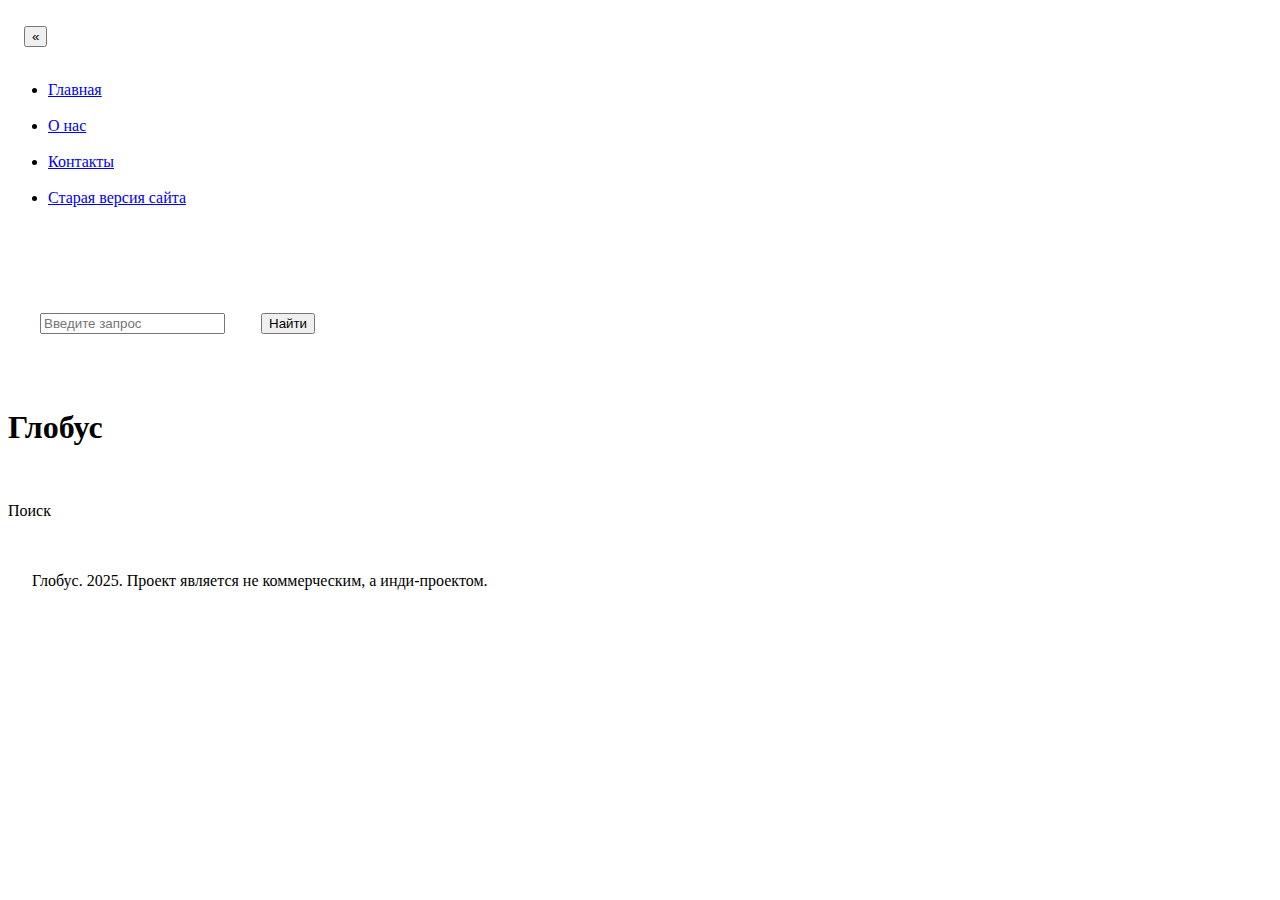
<file: index.html>
<!DOCTYPE html>
<html lang="ru">
<head>
  <meta charset="UTF-8" />
  <meta name="viewport" content="width=device-width, initial-scale=1.0">
  <title>Глобус</title>
    <link rel="icon" href="favicon.png.png" type="image/png">
  <style>
    /* --- ГЛОБАЛЬНЫЕ СТИЛИ И БЕЛЫЙ ТЕКСТ --- */
    body {
      margin: 0;
      font-family: 'Open Sans', Arial, sans-serif;
      background-color: #20B2AA;
      color: white; /* **Текст по умолчанию белый** */
      display: flex;
      min-height: 100vh;
      transition: margin-left 0.3s ease; /* Добавляем плавность для body */
    }

    /* Контейнер для управления расположением меню и основного контента */
    .container {
        display: flex;
        flex-grow: 1;
        flex-direction: column;
    }

    /* --- СТИЛИ МЕНЮ (САЙДБАР) --- */
    nav.sidebar {
      width: 200px;
      background-color: #00796b;
      padding-top: 20px;
      color: white;
      box-shadow: 2px 0 5px rgba(0,0,0,0.3);
      position: fixed;
      height: 100%;
      z-index: 100; /* Чтобы меню было поверх всего */
      transition: all 0.3s ease; /* Плавное сворачивание */
      transform: translateX(0); /* Изначально видно */
    }

    /* Стиль для СВЕРНУТОГО меню */
    nav.sidebar.collapsed {
      width: 60px; /* Уменьшенная ширина для свернутого состояния */
      transform: translateX(0);
    }

    nav.sidebar ul {
      list-style-type: none;
      padding: 0;
      margin: 0;
    }

    nav.sidebar ul li a {
      color: white;
      padding: 10px 15px;
      display: block;
      text-decoration: none;
      transition: background-color 0.3s ease;
      white-space: nowrap; /* Предотвращает перенос текста */
      overflow: hidden;
    }

    nav.sidebar.collapsed ul li a {
      padding: 10px 10px; /* Уменьшаем отступ для свернутого меню */
      text-align: center;
    }

    nav.sidebar ul li a:hover {
      background-color: #20B2AA;
    }

    /* Кнопка переключения меню */
    #menu-toggle {
      position: absolute;
      top: 15px;
      right: -25px; /* Выносим кнопку за пределы сайдбара */
      background-color: #00796b;
      color: white;
      border: none;
      padding: 8px 10px;
      cursor: pointer;
      border-radius: 0 5px 5px 0;
      transition: background-color 0.3s ease;
      z-index: 101;
    }

    #menu-toggle:hover {
      background-color: #20B2AA;
    }

    /* --- ОСНОВНОЙ КОНТЕНТ И ХЕДЕР --- */
    header {
      display: flex;
      justify-content: flex-end;
      align-items: center;
      padding: 15px 30px;
      background-color: #20B2AA;
      box-shadow: 0 2px 5px rgba(0,0,0,0.1);
      margin-left: 200px; /* Изначальный сдвиг */
      transition: margin-left 0.3s ease; /* Плавный сдвиг при сворачивании */
    }

    /* Сдвиг хедера при СВЕРНУТОМ меню */
    header.shifted {
      margin-left: 60px;
    }

    #search-container {
      display: flex;
      gap: 10px;
      width: 350px;
    }

    #search-input {
      flex-grow: 1;
      padding: 8px 12px;
      font-size: 16px;
      border: none;
      border-radius: 4px;
      color: black; /* Цвет текста в поле ввода */
    }

    #search-button {
      background-color: #00796b;
      border: none;
      color: white; /* **Текст кнопки белый** */
      padding: 8px 15px;
      font-size: 16px;
      border-radius: 4px;
      cursor: pointer;
      transition: background-color 0.3s ease;
    }

    #search-button:hover {
      background-color: #004d40;
    }

    main {
      max-width: 700px;
      margin: 60px auto 0 auto;
      text-align: center;
      margin-left: 260px; /* Изначальный отступ */
      transition: margin-left 0.3s ease; /* Плавный сдвиг */
    }

    /* Сдвиг main при СВЕРНУТОМ меню */
    main.shifted {
      margin-left: 100px; /* 60px (меню) + 40px (отступ) */
    }

    h1 {
      font-weight: 300;
      font-size: 80px;
      margin-bottom: 10px;
      color: #00796b;
    }

    p {
      font-size: 18px;
      color: white; /* **Текст параграфа белый** */
    }

    footer {
      margin-top: auto;
      text-align: center;
      color: white; /* **Текст футера белый** */
      padding: 20px 0;
      margin-left: 200px;
      width: calc(100% - 200px);
      transition: all 0.3s ease; /* Плавный сдвиг и изменение ширины */
    }

    /* Изменение футера при СВЕРНУТОМ меню */
    footer.shifted {
      margin-left: 60px;
      width: calc(100% - 60px);
    }
  </style>
</head>
<body>

    <nav class="sidebar" id="sidebar">
    <button id="menu-toggle">«</button>     <ul>
      <li><a href="https://vadimpapin188.github.io/globus/">Главная</a></li>
      <li><a href="#">О нас</a></li>
      <li><a href="#">Контакты</a></li>
      <li><a href="https://sites.google.com/view/globushomett/">Старая версия сайта</a></li>
    </ul>
  </nav>

    <div class="container">
    <header id="header">
      <div id="search-container">
        <input id="search-input" type="text" placeholder="Введите запрос" />
        <button id="search-button">Найти</button>
      </div>
    </header>

    <main id="main">
      <h1>Глобус</h1>
      <p>Поиск</p>
    </main>

    <footer id="footer">
      Глобус. 2025. Проект является не коммерческим, а инди-проектом.
    </footer>
  </div>   <script>
    const input = document.getElementById('search-input');
    const button = document.getElementById('search-button');
    const sidebar = document.getElementById('sidebar');
    const toggleButton = document.getElementById('menu-toggle');
    const header = document.getElementById('header');
    const main = document.getElementById('main');
    const footer = document.getElementById('footer');

    // --- ФУНКЦИИ ПОИСКА ---
    function search() {
      const query = input.value.trim();
      if (!query) return alert('Введите запрос для поиска');
      const url = 'https://sites.google.com/view/globushomett/' + encodeURIComponent(query);
      window.location.href = url;
    }

    button.addEventListener('click', search);

    input.addEventListener('keydown', (e) => {
      if (e.key === 'Enter') {
        search();
      }
    });

    // --- ФУНКЦИЯ СВОРАЧИВАНИЯ МЕНЮ ---
    toggleButton.addEventListener('click', () => {
      const isCollapsed = sidebar.classList.toggle('collapsed');
      header.classList.toggle('shifted', isCollapsed);
      main.classList.toggle('shifted', isCollapsed);
      footer.classList.toggle('shifted', isCollapsed);
      
      // Изменение текста кнопки: « (свернуть) или » (развернуть)
      toggleButton.textContent = isCollapsed ? '»' : '«';
    });
  </script>

</body>
</html>
</file>
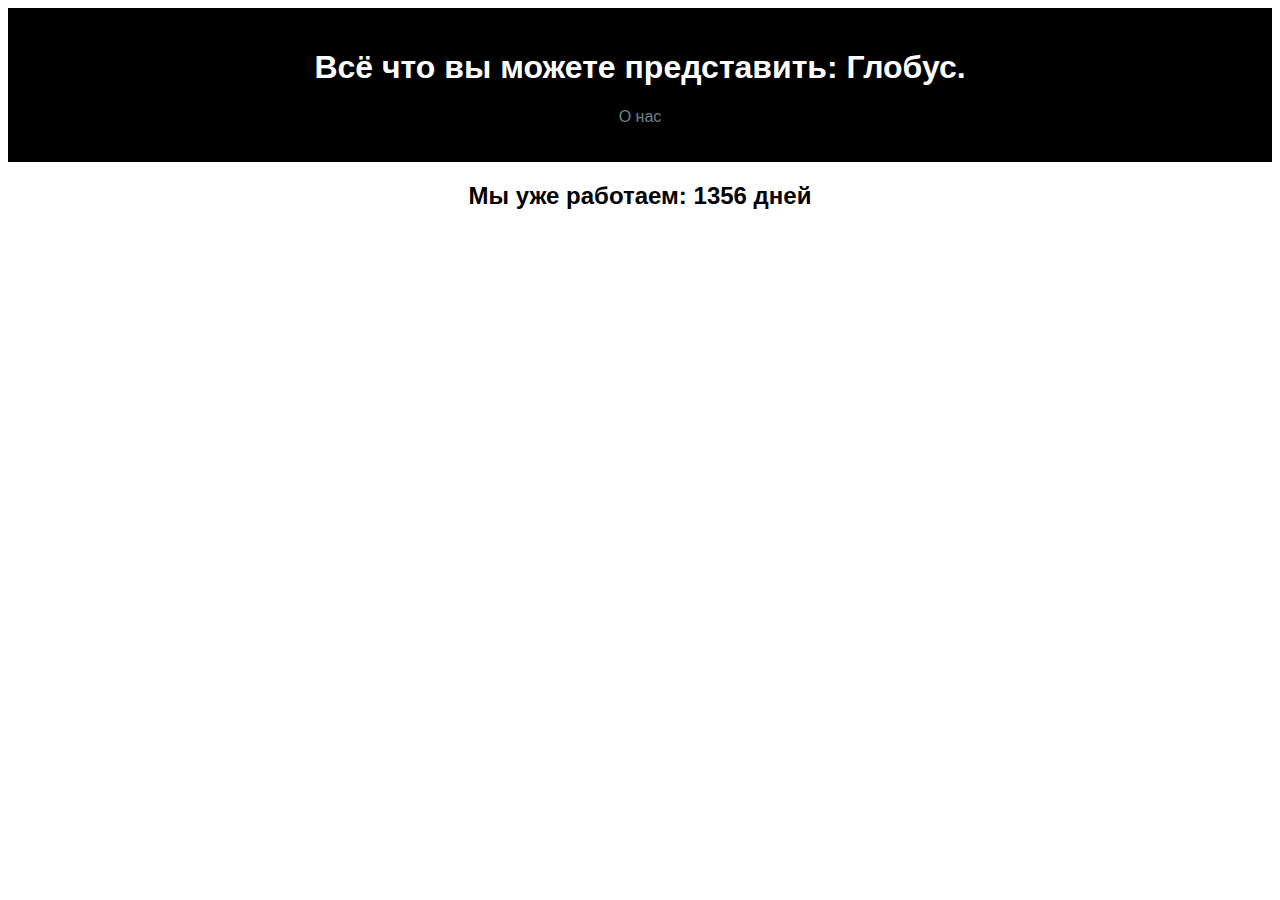
<file: about/index.html>
<!DOCTYPE html>
<html lang="ru">
  <head>
    <meta charset="UTF-8">
    <title>Глобус - О нас</title>
    <style>
      header {
        text-align: center; /* Исправлена опечатка в aligin */
        font-family: Arial, sans-serif;
        color: white;
        background-color: black;
        padding: 20px;
      }
      .ph {
        color: #708090;
      }
      .dateofjob {
        text-align: center;
        font-family: Arial, sans-serif;
        margin-top: 20px;
      }
    </style>
  </head>
  <body>
    <header>
      <h1>Всё что вы можете представить: Глобус.</h1>
      <p class="ph">О нас</p>
    </header>

    <div class="dateofjob">
      <h2>Мы уже работаем: <span id="counter">0</span> дней</h2>
    </div>

    <script>
      function updateCounter() {
        const startDate = new Date('2022-11-08'); // Дата начала работы
        const today = new Date(); // Текущая дата
        
        // Разница в миллисекундах
        const diffInMs = today - startDate;
        
        // Перевод миллисекунд в дни (1000мс * 60с * 60м * 24ч)
        const diffInDays = Math.floor(diffInMs / (1000 * 60 * 60 * 24));
        
        // Вывод результата в элемент с id="counter"
        document.getElementById('counter').innerText = diffInDays;
      }

      // Запуск функции при загрузке страницы
      updateCounter();
    </script>
  </body>
</html>
</file>
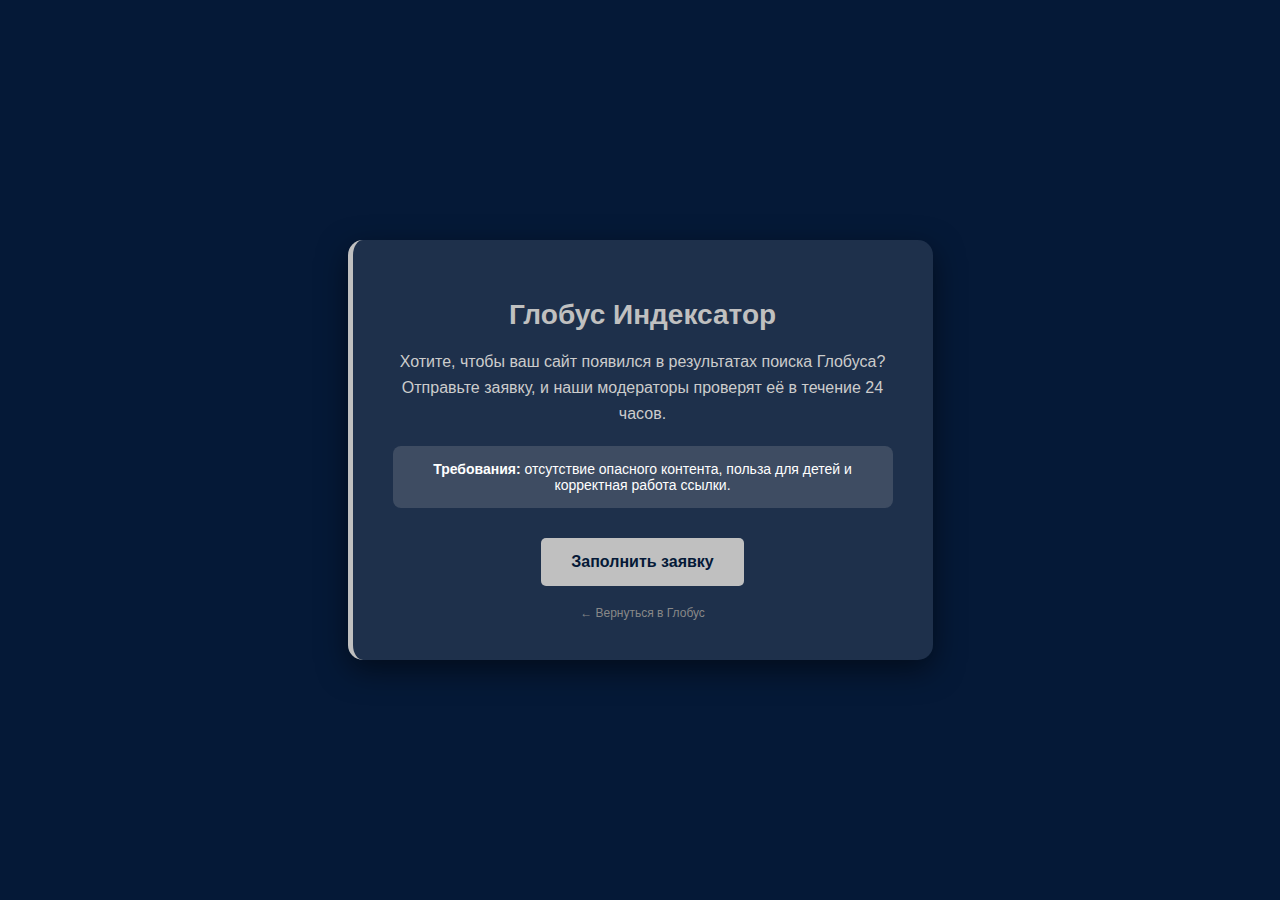
<file: addtoglobus/index.html>
<!DOCTYPE html>
<html lang="ru">
<head>
  <meta charset="UTF-8">
  <meta name="viewport" content="width=device-width, initial-scale=1.0">
  <title>Глобус Индексатор | Добавьте свой ресурс</title>
  <style>
    :root {
      --primary-color: #C0C0C0; 
      --background-color: #051937; 
      --card-bg: rgba(255, 255, 255, 0.1);
    }
    body { 
      margin: 0; 
      font-family: Arial, sans-serif; 
      background-color: var(--background-color); 
      color: white; 
      display: flex; 
      justify-content: center; 
      align-items: center; 
      min-height: 100vh; 
    }
    .indexer-card { 
      background: var(--card-bg); 
      padding: 40px; 
      border-radius: 15px; 
      border-left: 5px solid var(--primary-color);
      max-width: 500px;
      text-align: center;
      box-shadow: 0 10px 30px rgba(0,0,0,0.5);
    }
    h1 { color: var(--primary-color); font-size: 28px; }
    p { line-height: 1.6; color: #ccc; }
    
    .status-box {
      background: rgba(192, 192, 192, 0.2);
      padding: 15px;
      border-radius: 8px;
      margin: 20px 0;
      font-size: 14px;
    }

    .btn-submit {
      display: inline-block;
      background-color: var(--primary-color);
      color: var(--background-color);
      padding: 15px 30px;
      text-decoration: none;
      border-radius: 5px;
      font-weight: bold;
      transition: 0.3s;
      margin-top: 10px;
    }
    .btn-submit:hover {
      transform: scale(1.05);
      background-color: white;
    }
    .back-link {
      display: block;
      margin-top: 20px;
      color: #888;
      text-decoration: none;
      font-size: 12px;
    }
  </style>
</head>
<body>

  <div class="indexer-card">
    <h1>Глобус Индексатор</h1>
    <p>Хотите, чтобы ваш сайт появился в результатах поиска Глобуса? Отправьте заявку, и наши модераторы проверят её в течение 24 часов.</p>
    
    <div class="status-box">
      <strong>Требования:</strong> отсутствие опасного контента, польза для детей и корректная работа ссылки.
    </div>

    <a href="https://docs.google.com/forms/d/твой-код-формы" target="_blank" class="btn-submit">Заполнить заявку</a>

    <a href="https://globus-search.online" class="back-link">← Вернуться в Глобус</a>
  </div>

</body>
</html>
</file>
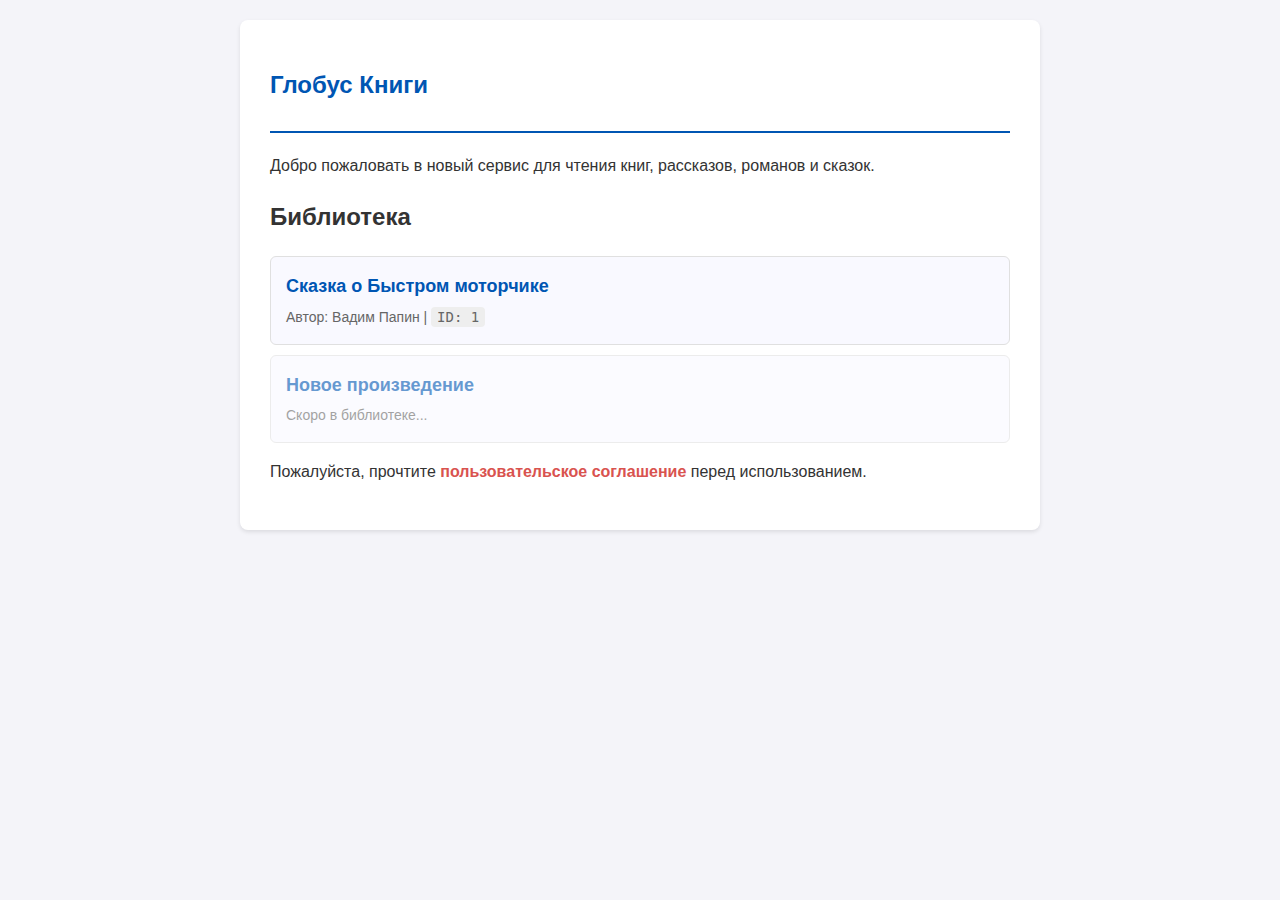
<file: books/index.html>
<!DOCTYPE html>
<html lang="ru">
<head>
    <meta charset="UTF-8">
    <meta name="viewport" content="width=device-width, initial-scale=1.0">
    <title>Глобус Книги — чтение онлайн</title>
    <style>
        body {
            font-family: 'Segoe UI', Tahoma, Geneva, Verdana, sans-serif;
            line-height: 1.6;
            max-width: 800px;
            margin: 0 auto;
            padding: 20px;
            color: #333;
            background-color: #f4f4f9;
        }
        header {
            border-bottom: 2px solid #0056b3;
            margin-bottom: 20px;
            padding-bottom: 10px;
        }
        h1 {
            color: #0056b3;
            font-size: 24px;
        }
        .container {
            background: #fff;
            padding: 30px;
            border-radius: 8px;
            box-shadow: 0 2px 4px rgba(0,0,0,0.1);
        }
        /* Стили для списка книг */
        .book-list {
            list-style: none;
            padding: 0;
        }
        .book-item {
            background: #f9f9ff;
            border: 1px solid #e0e0e0;
            border-radius: 6px;
            margin-bottom: 10px;
            padding: 15px;
            transition: 0.3s;
        }
        .book-item:hover {
            border-color: #0056b3;
            box-shadow: 0 2px 8px rgba(0,86,179,0.1);
        }
        .book-title {
            font-size: 18px;
            font-weight: bold;
            color: #0056b3;
            text-decoration: none;
        }
        .book-title:hover {
            text-decoration: underline;
        }
        .book-meta {
            font-size: 14px;
            color: #666;
            margin-top: 5px;
        }
        .id-label {
            background: #eee;
            padding: 2px 6px;
            border-radius: 4px;
            font-family: monospace;
        }
        .agreement-link {
            color: #d9534f;
            text-decoration: none;
            font-weight: bold;
        }
        .agreement-link:hover {
            text-decoration: underline;
        }
    </style>
</head>
<body>

<div class="container">
    <header>
        <h1>Глобус Книги</h1>
    </header>
    
    <main>
        <p>Добро пожаловать в новый сервис для чтения книг, рассказов, романов и сказок.</p>
        
        <section>
            <h2>Библиотека</h2>
            <ul class="book-list">
                <li class="book-item">
                    <a href="1.html" class="book-title">Сказка о Быстром моторчике</a>
                    <div class="book-meta">
                        Автор: Вадим Папин | <span class="id-label">ID: 1</span>
                    </div>
                </li>
                
                <li class="book-item" style="opacity: 0.6;">
                    <span class="book-title">Новое произведение</span>
                    <div class="book-meta">Скоро в библиотеке...</div>
                </li>
            </ul>
        </section>
    </main>

    <footer>
        <p>Пожалуйста, прочтите <a href="#" class="agreement-link">пользовательское соглашение</a> перед использованием.</p>
    </footer>
</div>

</body>
</html>
</file>
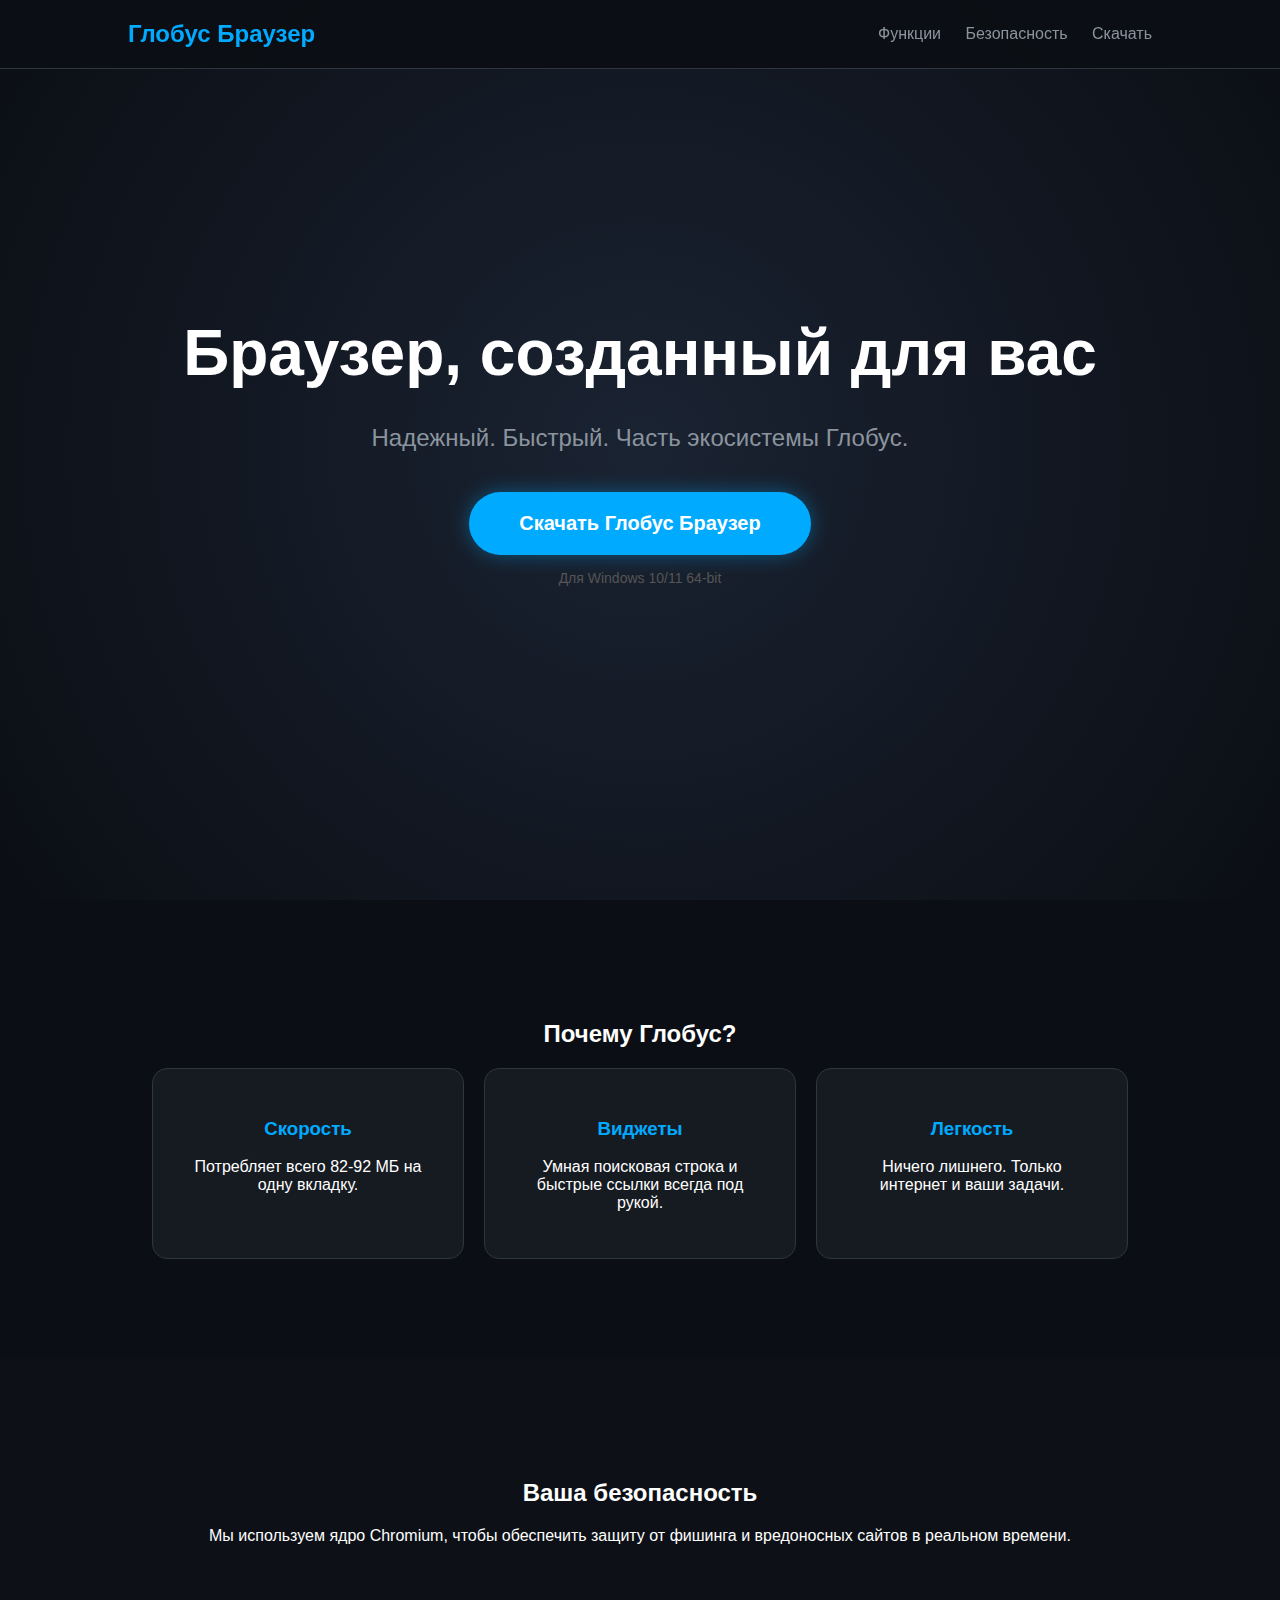
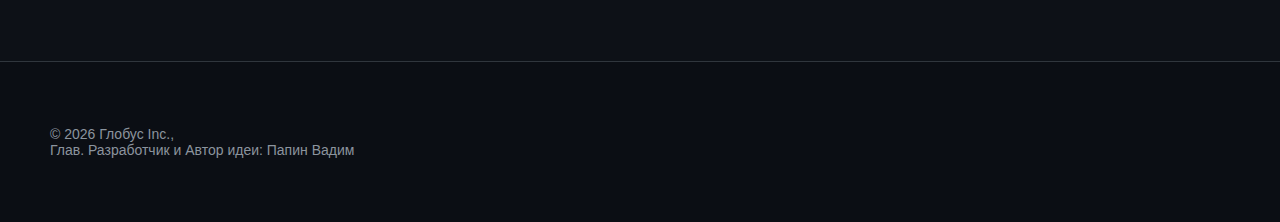
<file: browser/index.html>
<!DOCTYPE html>
<html lang="ru">
<head>
    <meta charset="UTF-8">
    <meta name="viewport" content="width=device-width, initial-scale=1.0">
    <title>Глобус Браузер — Быстрый и надежный</title>
    <style>
        :root {
            --primary: #00aaff;
            --bg: #0b0e14;
            --card: #161b22;
            --text: #ffffff;
            --text-gray: #8b949e;
        }

        body {
            background-color: var(--bg);
            color: var(--text);
            font-family: 'Segoe UI', sans-serif;
            margin: 0;
            scroll-behavior: smooth;
        }

        /* Шапка */
        header {
            display: flex;
            justify-content: space-between;
            align-items: center;
            padding: 20px 10%;
            background: rgba(11, 14, 20, 0.9);
            position: fixed;
            width: 80%;
            top: 0;
            z-index: 1000;
            border-bottom: 1px solid #30363d;
        }

        .logo { font-weight: bold; font-size: 24px; color: var(--primary); }
        nav a { color: var(--text-gray); text-decoration: none; margin-left: 20px; transition: 0.3s; }
        nav a:hover { color: var(--primary); }

        /* Главный экран */
        .hero {
            height: 100vh;
            display: flex;
            flex-direction: column;
            align-items: center;
            justify-content: center;
            background: radial-gradient(circle at center, #1a2332 0%, #0b0e14 100%);
            padding: 0 20px;
        }

        .hero h1 { font-size: 4rem; margin-bottom: 10px; text-align: center; }
        .hero p { font-size: 1.5rem; color: var(--text-gray); margin-bottom: 40px; }

        .btn-main {
            background: var(--primary);
            color: white;
            padding: 20px 50px;
            border-radius: 50px;
            text-decoration: none;
            font-size: 20px;
            font-weight: bold;
            transition: 0.3s;
            box-shadow: 0 0 20px rgba(0, 170, 255, 0.4);
        }
        .btn-main:hover { transform: scale(1.05); background: #33bbff; }

        /* Секции с контентом */
        section { padding: 100px 10%; text-align: center; }
        .features { display: flex; gap: 20px; justify-content: center; flex-wrap: wrap; }
        .feature-card {
            background: var(--card);
            padding: 30px;
            border-radius: 15px;
            width: 250px;
            border: 1px solid #30363d;
        }
        .feature-card h3 { color: var(--primary); }

        footer { padding: 50px; border-top: 1px solid #30363d; color: var(--text-gray); font-size: 14px; }
    </style>
</head>
<body>

    <header>
        <div class="logo">Глобус Браузер</div>
        <nav>
            <a href="#features">Функции</a>
            <a href="#security">Безопасность</a>
            <a href="https://github.com/vadimpapin188/globus/releases/download/browser/globusbrowsersetup.exe">Скачать</a>
        </nav>
    </header>

    <div class="hero">
        <h1>Браузер, созданный для вас</h1>
        <p>Надежный. Быстрый. Часть экосистемы Глобус.</p>
        <a href="https://github.com/vadimpapin188/globus/releases/download/browser/globusbrowsersetup.exe" class="btn-main">Скачать Глобус Браузер</a>
        <p style="font-size: 14px; margin-top: 15px; color: #555;">Для Windows 10/11 64-bit</p>
    </div>

    <section id="features">
        <h2>Почему Глобус?</h2>
        <div class="features">
            <div class="feature-card">
                <h3>Скорость</h3>
                <p>Потребляет всего 82-92 МБ на одну вкладку.</p>
            </div>
            <div class="feature-card">
                <h3>Виджеты</h3>
                <p>Умная поисковая строка и быстрые ссылки всегда под рукой.</p>
            </div>
            <div class="feature-card">
                <h3>Легкость</h3>
                <p>Ничего лишнего. Только интернет и ваши задачи.</p>
            </div>
        </div>
    </section>

    <section id="security" style="background: #0d1117;">
        <h2>Ваша безопасность</h2>
        <p>Мы используем ядро Chromium, чтобы обеспечить защиту от фишинга и вредоносных сайтов в реальном времени.</p>
    </section>

    <footer>
        <p>© 2026 Глобус Inc.,<br>Глав. Разработчик и Автор идеи: Папин Вадим</p>
    </footer>

</body>
</html>
</file>
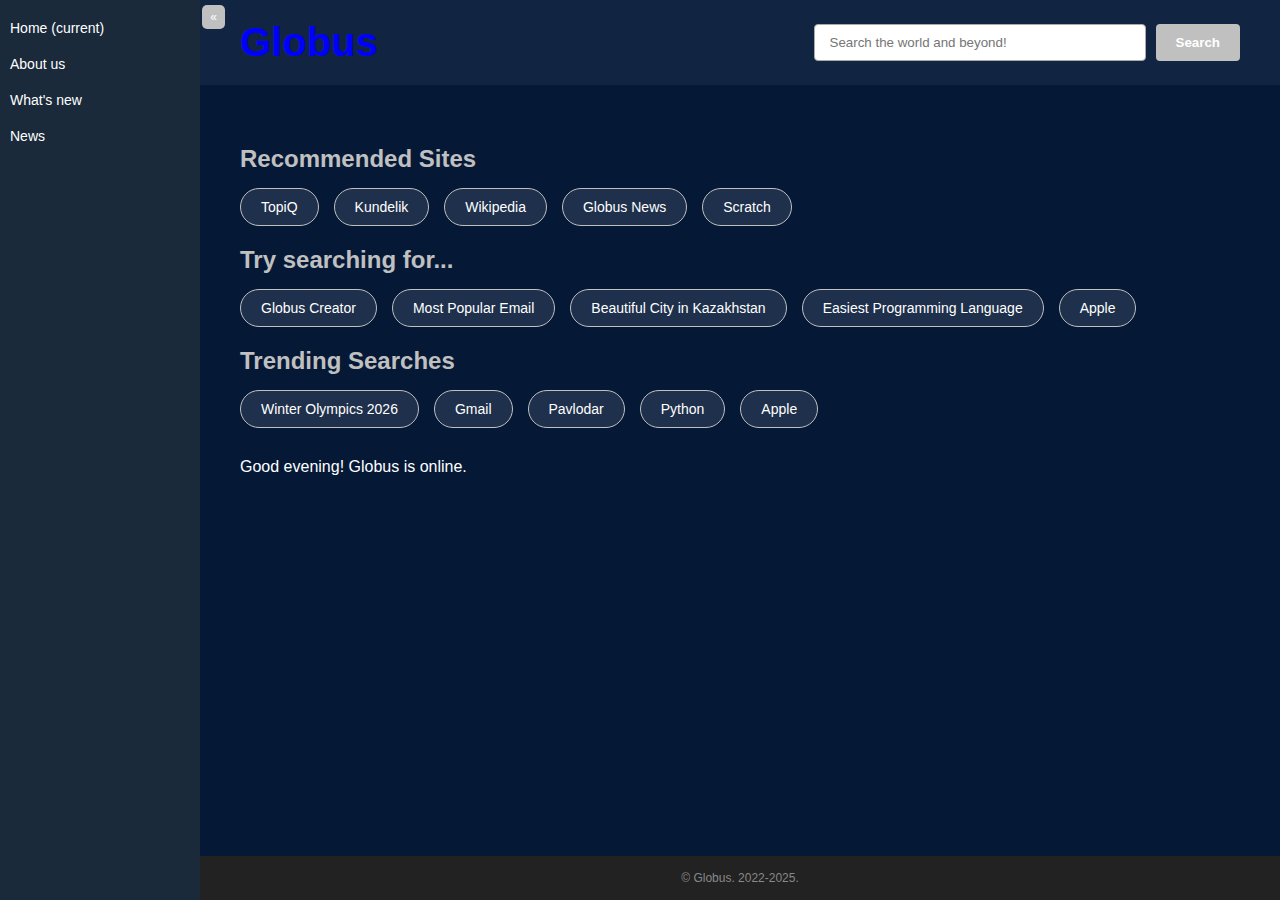
<file: en/index.html>
<!DOCTYPE html>
<html lang="en">
<head>
  <meta charset="UTF-8">
  <meta name="viewport" content="width=device-width, initial-scale=1.0">
  <title>Globus - Search and More!</title>
  <link rel="icon" href="favicon.png" type="image/png">
  <style>
    :root {
      --primary-color: #C0C0C0; 
      --secondary-color: #ffffff;
      --background-color: #051937; 
      --sidebar-bg: #1a2a3a;
      --sidebar-width: 200px;
    }
    body { margin: 0; font-family: Arial, sans-serif; background-color: var(--background-color); color: var(--secondary-color); display: flex; min-height: 100vh; overflow-x: hidden; }
    
    nav.sidebar { width: var(--sidebar-width); background-color: var(--sidebar-bg); color: white; position: fixed; height: 100%; padding-top: 10px; box-sizing: border-box; z-index: 100; transition: width 0.3s; }
    nav.sidebar.collapsed { width: 50px; }
    nav.sidebar ul { list-style-type: none; padding: 0; margin: 0; }
    nav.sidebar ul li a { color: white; padding: 10px; display: block; text-decoration: none; white-space: nowrap; overflow: hidden; font-size: 14px; }
    nav.sidebar ul li a:hover { background-color: var(--primary-color); }
    
    #menu-toggle { position: absolute; top: 5px; right: -25px; background-color: var(--primary-color); color: white; border: none; padding: 5px 8px; cursor: pointer; border-radius: 5px; font-size: 12px; }
    
    .content-area { flex-grow: 1; margin-left: var(--sidebar-width); display: flex; flex-direction: column; transition: margin-left 0.3s; }
    .content-area.shifted { margin-left: 50px; }
    
    .top-bar { display: flex; justify-content: space-between; align-items: center; padding: 20px 40px; background-color: rgba(255, 255, 255, 0.05); }
    .brand-section h1 { color: var(--primary-color); font-size: 40px; margin: 0; }
    
    .search-section { display: flex; gap: 10px; }
    #search-input { padding: 10px 15px; border: 1px solid #aaa; width: 300px; border-radius: 4px; }
    #search-button { padding: 10px 20px; background-color: var(--primary-color); color: white; border: none; cursor: pointer; border-radius: 4px; font-weight: bold; }
    
    main { padding: 40px; flex-grow: 1; z-index: 10; }
    footer { text-align: center; padding: 15px; background-color: #222; color: #888; font-size: 12px; }

    .recommended-sites { margin-bottom: 30px; }
    .recommended-sites h2 { font-size: 24px; color: var(--primary-color); margin-bottom: 15px; }
    .sites-list { display: flex; gap: 15px; flex-wrap: wrap; }
    .site-link { 
        background: rgba(255, 255, 255, 0.1); 
        color: white; 
        padding: 10px 20px; 
        border-radius: 20px; 
        text-decoration: none; 
        border: 1px solid var(--primary-color);
        transition: 0.3s;
        font-size: 14px;
    }
    .site-link:hover { 
        background: var(--primary-color); 
        color: var(--background-color); 
    }
    
    .ai-answer-box { background: rgba(255,255,255,0.1); padding: 25px; border-radius: 12px; color: white; line-height: 1.6; font-size: 18px; border-left: 5px solid var(--primary-color); margin-top: 20px; }
    .shop-btn { padding: 15px 25px; margin-top: 15px; border: none; border-radius: 8px; cursor: pointer; font-weight: bold; color: white; margin-right: 10px; }
    .wb { background: #8d169b; }
    .dm { background: #0056b3; }

    @media (max-width: 767px) {
        body { flex-direction: column; }
        nav.sidebar { width: 100%; height: auto; position: relative; padding: 5px; }
        .top-bar { flex-direction: column; padding: 15px; display: flex; }
        .search-section { order: -1; width: 100%; margin-bottom: 20px; display: flex; justify-content: center; }
        .brand-section { order: 1; text-align: center; }
        #search-input { width: 80%; }
        .content-area, .content-area.shifted { margin-left: 0; }
    }
    a { color: blue; text-decoration: none; cursor: help; }
  </style>
</head>
<body>
  <nav class="sidebar" id="sidebar">
    <button id="menu-toggle">«</button>
    <ul>
      <li><a href="https://vadimpapin188.github.io/globus"><span>Home (current)</span></a></li>
      <li><a href="#"><span>About us</span></a></li>
      <li><a href="whatsnew"><span>What's new</span></a></li>
      <li><a href="https://vadimpapin188.github.io/globus-news/"><span>News</span></a></li>
    </ul>
  </nav>

  <div class="content-area" id="content-area">
    <div class="top-bar">
      <div class="brand-section"><h1><a href="#">Globus</a></h1></div>
      <div class="search-section">
        <input id="search-input" type="text" placeholder="Search the world and beyond!">
        <button id="search-button">Search</button>
      </div>
    </div>

    <main id="main">
      <div class="recommended-sites">
        <h2>Recommended Sites</h2>
        <div class="sites-list">
          <a href="https://topiq.kz/en/" target="_blank" class="site-link">TopiQ</a>
          <a href="https://portal.kundelik.kz/en" target="_blank" class="site-link">Kundelik</a>
          <a href="https://en.wikipedia.org/" target="_blank" class="site-link">Wikipedia</a>
          <a href="news.html" target="_blank" class="site-link">Globus News</a>
          <a href="https://scratch.mit.edu/" target="_blank" class="site-link">Scratch</a>
        </div>
        
        <div class="recommended-sites">
        <h2>Try searching for...</h2>
        <div class="sites-list">
          <a href="#" target="_blank" class="site-link">Globus Creator</a>
          <a href="#" target="_blank" class="site-link">Most Popular Email</a>
          <a href="#" target="_blank" class="site-link">Beautiful City in Kazakhstan</a>
          <a href="#" target="_blank" class="site-link">Easiest Programming Language</a>
          <a href="#" target="_blank" class="site-link">Apple</a>
        </div>

        <div class="recommended-sites">
        <h2>Trending Searches</h2>
        <div class="sites-list">
          <a href="#" target="_blank" class="site-link">Winter Olympics 2026</a>
          <a href="#" target="_blank" class="site-link">Gmail</a>
          <a href="#" target="_blank" class="site-link">Pavlodar</a>
          <a href="#" target="_blank" class="site-link">Python</a>
          <a href="#" target="_blank" class="site-link">Apple</a>
        </div>
      </div>
      <p id="greeting">Search across the Earth and beyond!</p>
    </main>

    <footer>© Globus. 2022-2025.</footer>
  </div>

  <script>
    const input = document.getElementById('search-input');
    const button = document.getElementById('search-button');
    const mainArea = document.getElementById('main');
    const sidebar = document.getElementById('sidebar');
    const toggleButton = document.getElementById('menu-toggle');
    const contentArea = document.getElementById('content-area');

    // Added English question words
    const aiTriggers = ["how", "what", "why", "who", "where", "when", "which", "is"];

    async function fixOrtho(query) {
        try {
            // Note: Speller mostly supports RU/EN.
            const response = await fetch(`https://speller.yandex.net/services/spellservice.json/checkText?text=${encodeURIComponent(query)}&lang=en`);
            const data = await response.json();
            let correctedQuery = query;
            for (let i = data.length - 1; i >= 0; i--) {
                const error = data[i];
                if (error.s && error.s.length > 0) {
                    correctedQuery = correctedQuery.substring(0, error.pos) + error.s[0] + correctedQuery.substring(error.pos + error.len);
                }
            }
            return correctedQuery;
        } catch (e) { return query; }
    }

    async function askAI(question) {
        mainArea.innerHTML = "<h2>Globus Assistant</h2><p>Thinking...</p>";
        try {
            const aiResponse = await fetch("https://openrouter.ai/api/v1/chat/completions", {
                method: "POST",
                headers: { "Content-Type": "application/json" },
                body: JSON.stringify({
                    "model": "mistralai/mistral-7b-instruct:free",
                    "messages": [
                        {"role": "user", "content": question}
                    ]
                })
            });
            const data = await aiResponse.json();
            const aiAnswer = data.choices[0].message.content;
            mainArea.innerHTML = `<div class="ai-answer-box">${aiAnswer.trim().replace(/\n/g, '<br>')}</div>`;
        } catch (error) {
            mainArea.innerHTML = `<h2>Error</h2><button class="shop-btn dm" onclick="window.location.href='https://www.google.com/search?q=${question}'">Search on Google</button>`;
        }
    }

    async function search() {
        let rawQuery = input.value.trim();
        if (!rawQuery) return alert('Please enter a search query!');
        
        button.disabled = true;
        button.textContent = '...';
        
        let finalQuery = await fixOrtho(rawQuery);
        finalQuery = finalQuery.toLowerCase();
        finalQuery = finalQuery.replace(/[^\w\sа-яё0-9]/gi, '');
        input.value = finalQuery;
        
        let firstWord = finalQuery.split(' ')[0];

        if (aiTriggers.includes(firstWord)) {
            await askAI(finalQuery);
        } else if (finalQuery.includes("clothes") || finalQuery.includes("clothing")) {
            mainArea.innerHTML = `<h2>Globus Market</h2><button class="shop-btn wb" onclick="window.location.href='https://www.wildberries.ru/catalog/0/search.aspx?search=${finalQuery}'">Wildberries</button><button class="shop-btn dm" onclick="window.location.href='https://www.amazon.com/s?k=${finalQuery}'">Amazon</button>`;
        } else {
            let slugQuery = finalQuery.replace(/\s+/g, '-');
            window.location.href = 'https://globus-search.online/searcherspecial.html?q=' + encodeURIComponent(slugQuery);
        }
        
        button.disabled = false;
        button.textContent = 'Search';
    }

    button.addEventListener('click', search);
    input.addEventListener('keydown', (e) => { if (e.key === 'Enter') search(); });
    toggleButton.addEventListener('click', () => {
        const isCollapsed = sidebar.classList.toggle('collapsed');
        contentArea.classList.toggle('shifted', isCollapsed);
        toggleButton.textContent = isCollapsed ? '»' : '«';
    });

    function updateGreeting() {
        const hours = new Date().getHours();
        const greetingElement = document.getElementById('greeting');
        let text = "";

        if (hours >= 5 && hours < 12) text = "Good morning! Ready to search?";
        else if (hours >= 12 && hours < 18) text = "Good afternoon! What are we looking for today?";
        else if (hours >= 18 && hours < 23) text = "Good evening! Globus is online.";
        else text = "Good night! Globus searches even in its sleep.";

        greetingElement.textContent = text;
    }
    updateGreeting();
  </script>
</body>
</html>
</file>
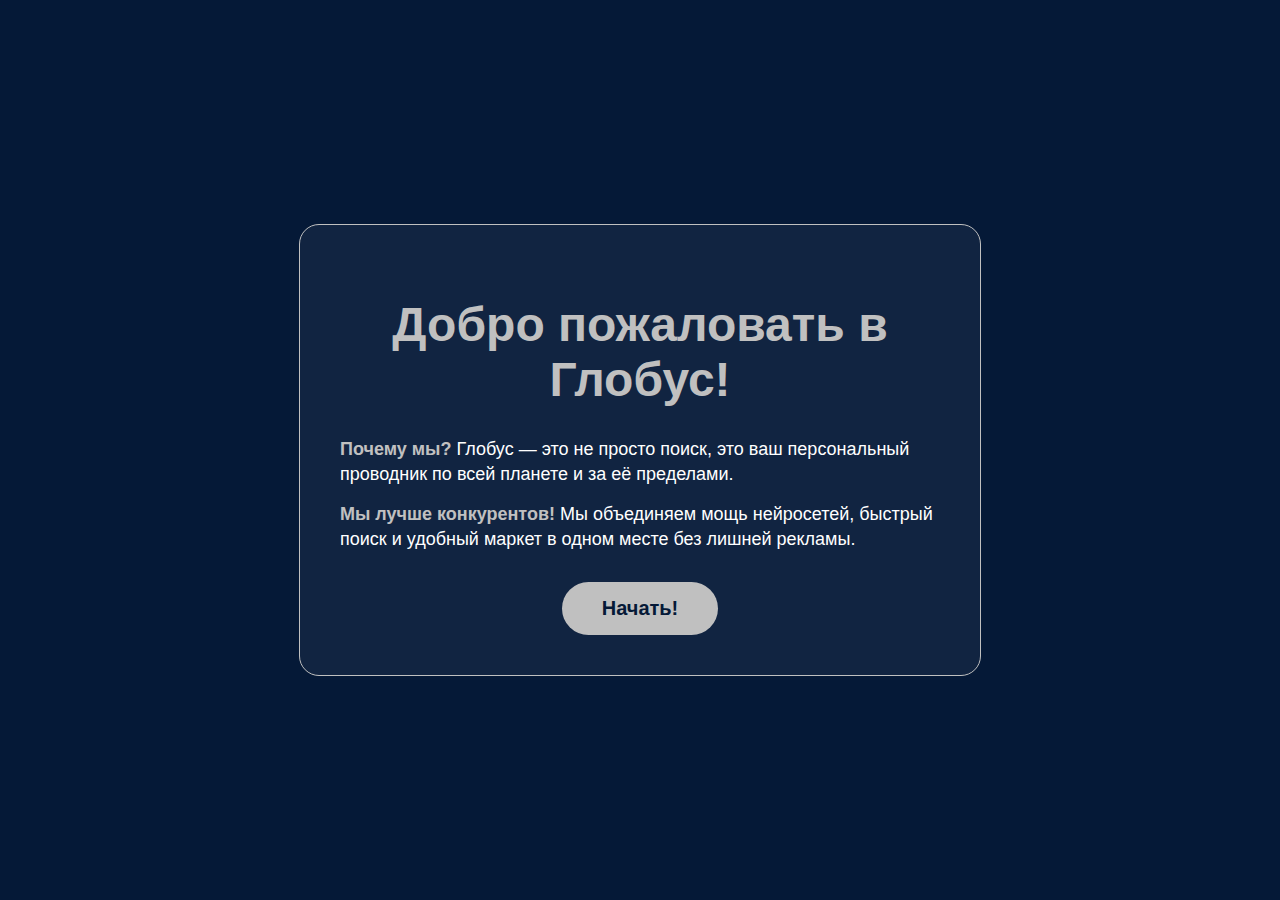
<file: welcome/index.html>
<!DOCTYPE html>
<html lang="ru">
<head>
    <meta charset="UTF-8">
    <meta name="viewport" content="width=device-width, initial-scale=1.0">
    <title>Добро пожаловать в Глобус!</title>
    <style>
        :root {
            --primary-color: #C0C0C0; 
            --background-color: #051937; 
            --secondary-color: #ffffff;
        }

        body {
            margin: 0;
            font-family: Arial, sans-serif;
            background-color: var(--background-color);
            color: var(--secondary-color);
            display: flex;
            justify-content: center;
            align-items: center;
            height: 100vh;
            text-align: center;
        }

        .welcome-container {
            max-width: 600px;
            padding: 40px;
            background: rgba(255, 255, 255, 0.05);
            border-radius: 20px;
            border: 1px solid var(--primary-color);
        }

        h1 {
            font-size: 48px;
            color: var(--primary-color);
            margin-bottom: 20px;
        }

        .features {
            text-align: left;
            margin: 30px 0;
        }

        .feature-item {
            margin-bottom: 15px;
            font-size: 18px;
            line-height: 1.4;
        }

        .feature-item strong {
            color: var(--primary-color);
        }

        .start-button {
            display: inline-block;
            padding: 15px 40px;
            background-color: var(--primary-color);
            color: var(--background-color);
            text-decoration: none;
            font-weight: bold;
            font-size: 20px;
            border-radius: 30px;
            transition: 0.3s;
        }

        .start-button:hover {
            transform: scale(1.05);
            background-color: white;
        }
    </style>
</head>
<body>

    <div class="welcome-container">
        <h1>Добро пожаловать в Глобус!</h1>
        
        <div class="features">
            <div class="feature-item">
                <strong>Почему мы?</strong> Глобус — это не просто поиск, это ваш персональный проводник по всей планете и за её пределами.
            </div>
            <div class="feature-item">
                <strong>Мы лучше конкурентов!</strong> Мы объединяем мощь нейросетей, быстрый поиск и удобный маркет в одном месте без лишней рекламы.
            </div>
        </div>

        <a href="../index.html" class="start-button">Начать!</a>
    </div>

</body>
</html>
</file>
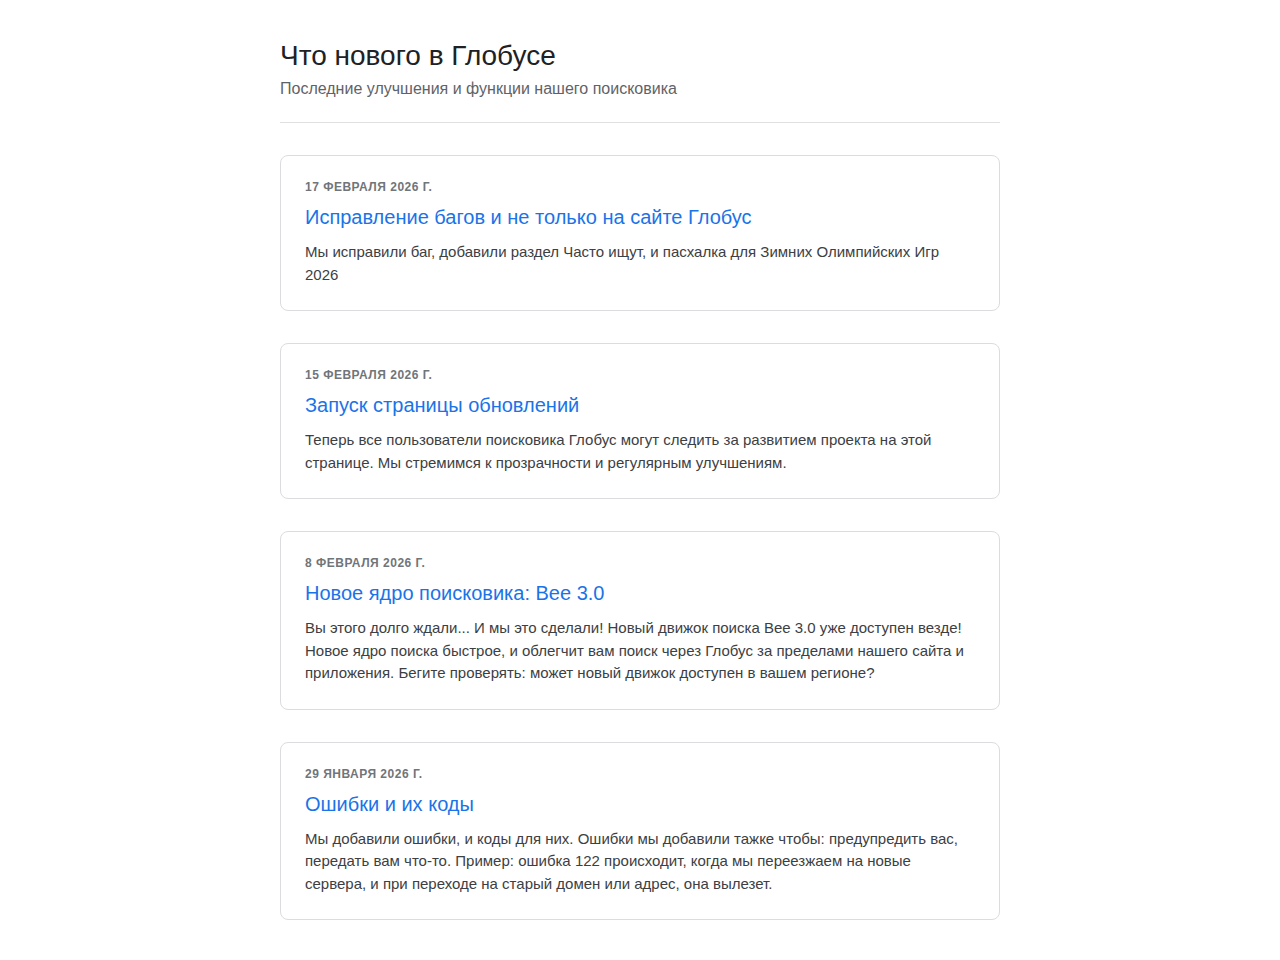
<file: whatsnew/index.html>
<!DOCTYPE html>
<html lang="ru">
<head>
    <meta charset="UTF-8">
    <meta name="viewport" content="width=device-width, initial-scale=1.0">
    <title>Что нового? — Глобус</title>
    <style>
        body {
            font-family: 'Segoe UI', Roboto, Helvetica, Arial, sans-serif;
            background-color: #ffffff;
            margin: 0;
            padding: 0;
            color: #202124;
        }

        .container {
            max-width: 720px;
            margin: 0 auto;
            padding: 40px 20px;
        }

        header {
            border-bottom: 1px solid #e0e0e0;
            margin-bottom: 32px;
            padding-bottom: 24px;
        }

        h1 {
            font-size: 28px;
            font-weight: 400;
            margin: 0 0 8px 0;
        }

        header p {
            color: #5f6368;
            font-size: 16px;
            margin: 0;
        }

        .news-feed {
            display: flex;
            flex-direction: column;
            gap: 32px;
        }

        .post {
            border: 1px solid #dadce0;
            border-radius: 8px;
            padding: 24px;
            transition: box-shadow 0.2s;
        }

        .post:hover {
            box-shadow: 0 1px 6px rgba(32,33,36,0.28);
        }

        .post-date {
            font-size: 12px;
            text-transform: uppercase;
            letter-spacing: 0.5px;
            color: #70757a;
            margin-bottom: 12px;
            font-weight: 700;
        }

        .post-title {
            font-size: 20px;
            margin: 0 0 12px 0;
            color: #1a73e8;
            font-weight: 500;
        }

        .post-content {
            font-size: 15px;
            line-height: 1.5;
            color: #3c4043;
        }

        /* Индикатор загрузки внизу */
        #loader {
            text-align: center;
            padding: 20px;
            color: #1a73e8;
            display: none;
        }
    </style>
</head>
<body>

<div class="container">
    <header>
        <h1>Что нового в Глобусе</h1>
        <p>Последние улучшения и функции нашего поисковика</p>
    </header>

    <div id="news-feed" class="news-feed"></div>
    
    <div id="loader">Загрузка новых постов...</div>
</div>

<script>
    let allPosts = []; 
    let displayedCount = 0; 
    const limit = 20; 

    const feed = document.getElementById('news-feed');
    const loader = document.getElementById('loader');

    // Загрузка данных
    async function loadPosts() {
        try {
            // Файл posts.json должен лежать в той же папке
            const response = await fetch('posts.json');
            if (!response.ok) throw new Error('Файл не найден');
            
            allPosts = await response.json();
            renderNextBatch();
        } catch (error) {
            console.error("Ошибка:", error);
            feed.innerHTML = "<p>Не удалось загрузить новости. Проверьте файл posts.json.</p>";
        }
    }

    // Отрисовка постов по частям
    function renderNextBatch() {
        loader.style.display = 'block';
        
        // Небольшая задержка, чтобы юзер заметил плавную подгрузку
        setTimeout(() => {
            const nextBatch = allPosts.slice(displayedCount, displayedCount + limit);
            
            nextBatch.forEach(data => {
                const post = document.createElement('div');
                post.className = 'post';
                post.innerHTML = `
                    <div class="post-date">${data.date}</div>
                    <h2 class="post-title">${data.title}</h2>
                    <div class="post-content">${data.content}</div>
                `;
                feed.appendChild(post);
            });

            displayedCount += nextBatch.length;
            loader.style.display = 'none';
        }, 300);
    }

    // Следим за скроллом
    window.onscroll = function() {
        if ((window.innerHeight + window.scrollY) >= document.body.offsetHeight - 500) {
            if (displayedCount < allPosts.length) {
                renderNextBatch();
            }
        }
    };

    loadPosts();
</script>

</body>
</html>
</file>
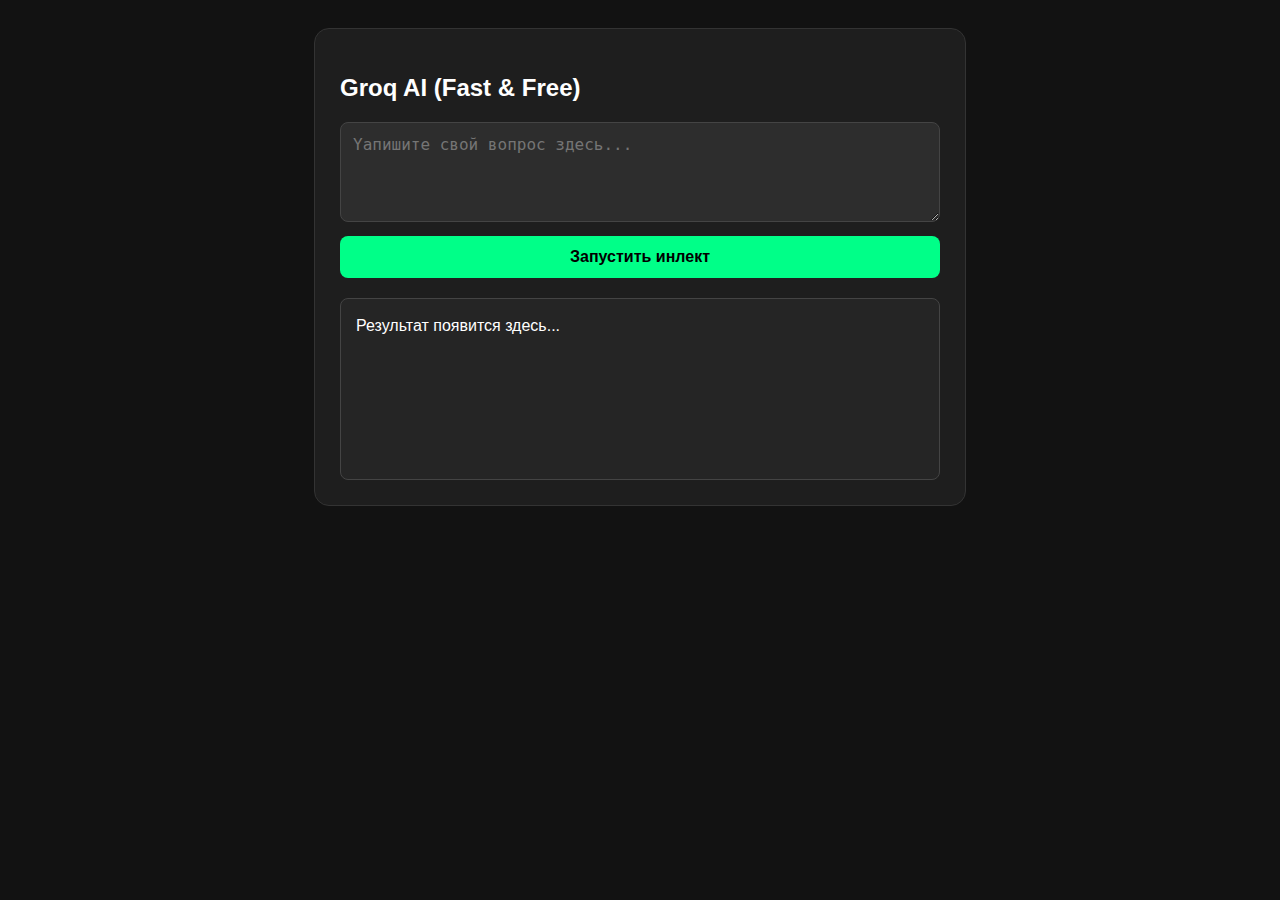
<file: ai.html>
<!DOCTYPE html>
<html lang="ru">
<head>
    <meta charset="UTF-8">
    <title>AI Chat 2026</title>
    <style>
        body { font-family: 'Segoe UI', sans-serif; background: #121212; color: white; display: flex; justify-content: center; padding: 20px; }
        .chat-container { width: 100%; max-width: 600px; background: #1e1e1e; padding: 25px; border-radius: 15px; border: 1px solid #333; }
        #output { white-space: pre-wrap; background: #252525; padding: 15px; border-radius: 8px; border: 1px solid #444; min-height: 150px; margin-top: 20px; line-height: 1.5; }
        textarea { width: 100%; height: 100px; padding: 12px; border-radius: 8px; border: 1px solid #444; background: #2d2d2d; color: white; box-sizing: border-box; font-size: 16px; outline: none; }
        textarea:focus { border-color: #00ff88; }
        button { background: #00ff88; color: #000; border: none; padding: 12px; border-radius: 8px; cursor: pointer; margin-top: 10px; width: 100%; font-size: 16px; font-weight: bold; }
        button:hover { background: #00cc6e; }
    </style>
</head>
<body>

<div class="chat-container">
    <h2>Groq AI (Fast & Free)</h2>
    <textarea id="prompt" placeholder="Yапишите свой вопрос здесь..."></textarea>
    <button onclick="askAI()">Запустить инлект</button>
    <div id="output">Результат появится здесь...</div>
</div>

<script>
    async function askAI() {
        const promptText = document.getElementById('prompt').value;
        const outputDiv = document.getElementById('output');
        
        // ВСТАВЬ СВОЙ КЛЮЧ GROQ СЮДА
        const API_KEY = "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";

        if (!promptText) returЛЮЧ_GROQn;
        outputDiv.innerText = "⚡ Думаю очень быстро...";

        try {
            const response = await fetch("https://api.groq.com/openai/v1/chat/completions", {
                method: "POST",
                headers: {
                    "Authorization": `Bearer ${API_KEY}`,
                    "Content-Type": "application/json"
                },
                body: JSON.stringify({
                    // Модель Llama 3 самая мощная и бесплатная сейчас
                    model: "llama-3.3-70b-versatile", 
                    messages: [{ role: "user", content: promptText }]
                })
            });

            const data = await response.json();
            
            if (data.choices && data.choices[0]) {
                outputDiv.innerText = data.choices[0].message.content;
            } else {
                outputDiv.innerText = "Ошибка API: " + JSON.stringify(data);
            }
        } catch (error) {
            outputDiv.innerText = "Ошибка соединения: " + error.message;
        }
    }
</script>

</body>
</html>
</file>
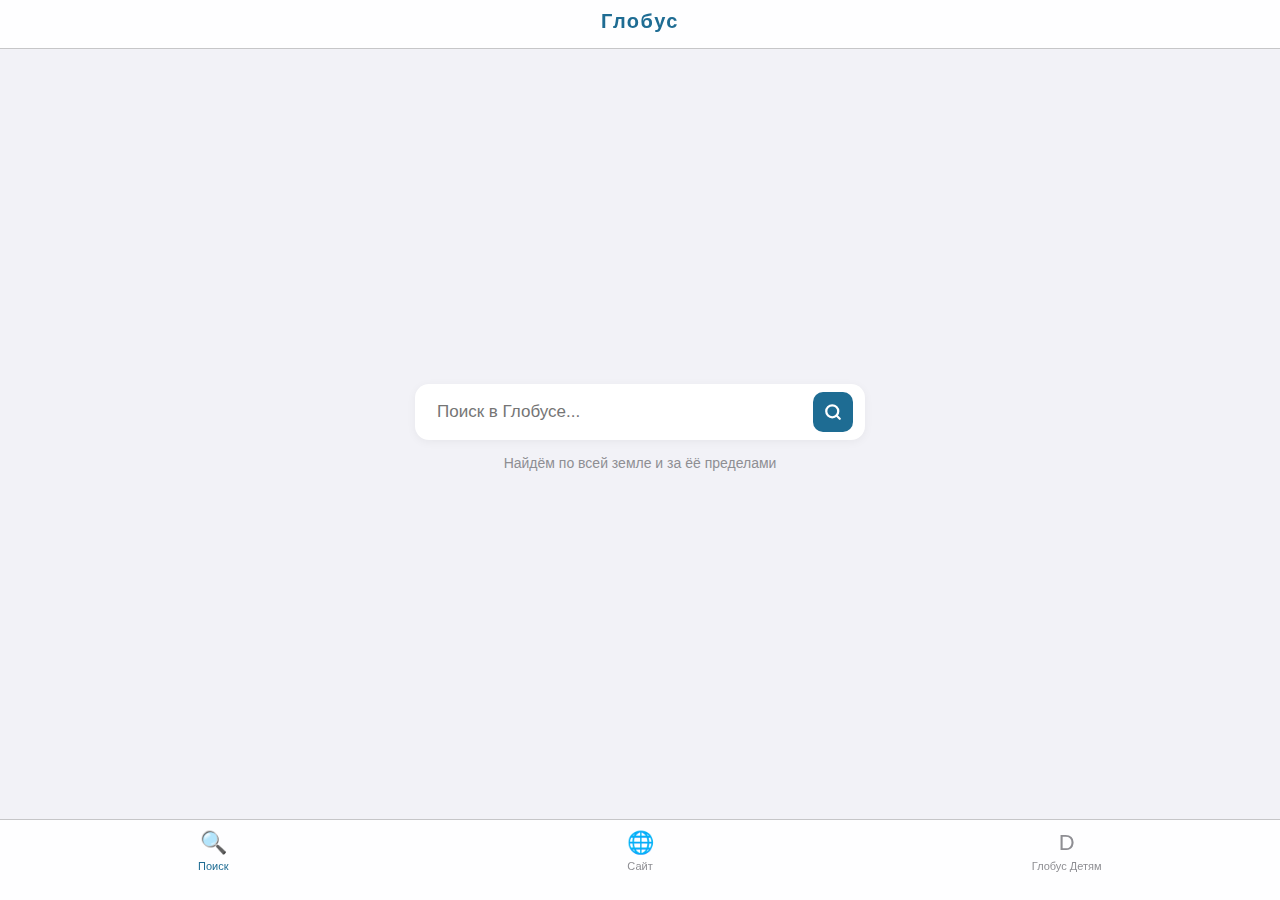
<file: app.html>
<!DOCTYPE html>
<html lang="ru">
<head>
    <meta charset="UTF-8">
    <meta name="viewport" content="width=device-width, initial-scale=1.0, user-scalable=no, viewport-fit=cover">
    <title>Глобус Мобайл</title>
    
    <style>
        :root {
            --ios-bg: #F2F2F7;
            --globus-blue: #1E6C93;
            --ios-gray: #8E8E93;
        }

        body {
            margin: 0;
            padding: 0;
            font-family: -apple-system, BlinkMacSystemFont, "Segoe UI", Roboto, Helvetica, Arial, sans-serif;
            background-color: var(--ios-bg);
            color: #000;
            display: flex;
            flex-direction: column;
            height: 100vh;
            overflow: hidden;
        }

        /* Шапка в стиле iOS */
        header {
            padding-top: env(safe-area-inset-top); /* Отступ под челку iPhone */
            background: rgba(255, 255, 255, 0.9);
            backdrop-filter: blur(15px);
            border-bottom: 0.5px solid #C6C6C8;
            text-align: center;
            padding-bottom: 15px;
        }

        .logo {
            font-size: 20px;
            font-weight: 700;
            color: var(--globus-blue);
            letter-spacing: 1.5px;
            margin-top: 10px;
        }

        /* Центр экрана */
        main {
            flex: 1;
            display: flex;
            flex-direction: column;
            align-items: center;
            justify-content: center;
            padding: 20px;
        }

        .search-container {
            width: 100%;
            max-width: 450px;
        }

        .search-bar {
            background: #FFFFFF;
            border-radius: 14px;
            display: flex;
            align-items: center;
            padding: 8px 12px;
            box-shadow: 0 2px 10px rgba(0,0,0,0.05);
        }

        .search-bar input {
            flex: 1;
            border: none;
            outline: none;
            font-size: 17px;
            padding: 10px;
            background: transparent;
        }

        .search-btn {
            background: var(--globus-blue);
            border: none;
            border-radius: 10px;
            width: 40px;
            height: 40px;
            display: flex;
            align-items: center;
            justify-content: center;
            cursor: pointer;
            transition: opacity 0.2s;
        }

        .search-btn:active {
            opacity: 0.6;
        }

        .hint-text {
            color: var(--ios-gray);
            font-size: 14px;
            margin-top: 15px;
            text-align: center;
        }

        /* Нижнее меню */
        .tab-bar {
            background: rgba(255, 255, 255, 0.9);
            backdrop-filter: blur(15px);
            border-top: 0.5px solid #C6C6C8;
            display: flex;
            justify-content: space-around;
            padding-top: 10px;
            padding-bottom: env(safe-area-inset-bottom); /* Отступ снизу для новых iPhone */
            height: 70px;
        }

        .tab-item {
            display: flex;
            flex-direction: column;
            align-items: center;
            color: var(--ios-gray);
            font-size: 11px;
            text-decoration: none;
            flex: 1;
        }

        .tab-item.active {
            color: var(--globus-blue);
        }

        .tab-icon {
            font-size: 22px;
            margin-bottom: 4px;
        }
    </style>
</head>
<body>

    <header>
        <div class="logo">Глобус</div>
    </header>

    <main>
        <div class="search-container">
            <div class="search-bar">
                <input type="text" id="searchInput" placeholder="Поиск в Глобусе..." autocomplete="off">
                <button class="search-btn" onclick="executeSearch()">
                    <svg width="18" height="18" viewBox="0 0 24 24" fill="none" stroke="white" stroke-width="3" stroke-linecap="round" stroke-linejoin="round"><circle cx="11" cy="11" r="8"></circle><line x1="21" y1="21" x2="16.65" y2="16.65"></line></svg>
                </button>
            </div>
            <p class="hint-text">Найдём по всей земле и за ёё пределами</p>
        </div>
    </main>

    <nav class="tab-bar">
        <a href="#" class="tab-item active">
            <div class="tab-icon">🔍</div>
            <span>Поиск</span>
        </a>
        <a href="https://vadimpapin188.github.io/globus" class="tab-item">
            <div class="tab-icon">🌐</div>
            <span>Сайт</span>
        </a>
        <a href="https://vadimpapin188.github.io/globus/kids.html" class="tab-item">
            <div class="tab-icon">D</div>
            <span>Глобус Детям</span>
        </a>
    </nav>

    <script>
        function executeSearch() {
            const query = document.getElementById('searchInput').value;
            if (query.trim() !== "") {
                // Твоя логика: перенаправляем на поиск внутри Google Sites
                const targetUrl = "https://sites.google.com/view/globushomett/" + encodeURIComponent(query);
                window.location.href = targetUrl;
            } else {
                // Легкая вибрация или эффект (можно добавить)
                alert("Введите запрос");
            }
        }

        // Обработка кнопки Enter
        document.getElementById("searchInput").addEventListener("keyup", function(e) {
            if (e.key === "Enter") {
                executeSearch();
            }
        });
    </script>

</body>
</html>
</file>
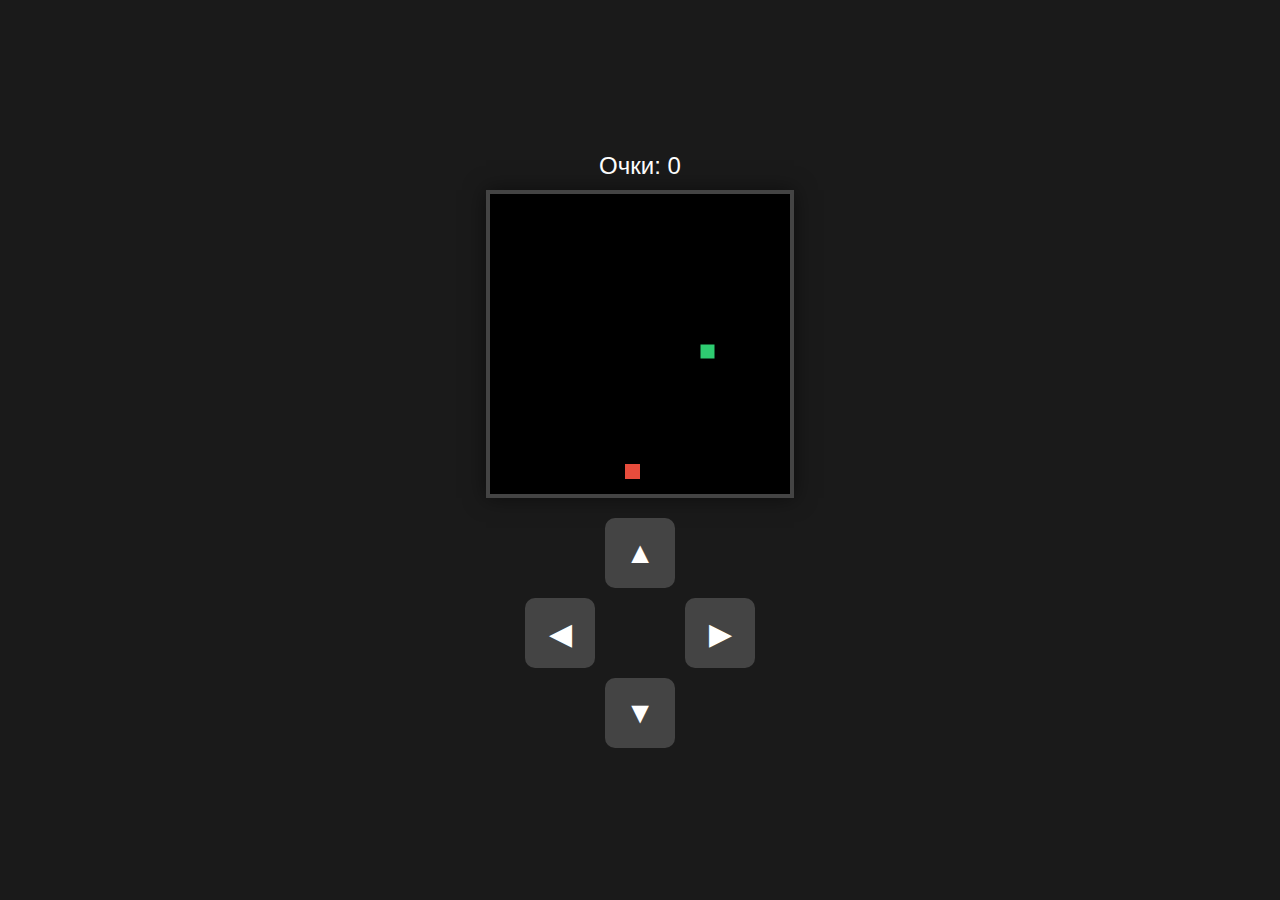
<file: browserwtfnew.html>
<!DOCTYPE html>
<html>
<head>
    <meta charset="UTF-8">
    <meta name="viewport" content="width=device-width, initial-scale=1.0, maximum-scale=1.0, user-scalable=no">
    <title>Глобус Змейка v2.0</title>
    <style>
        body { background: #1a1a1a; color: white; font-family: sans-serif; display: flex; flex-direction: column; align-items: center; justify-content: center; height: 100vh; margin: 0; overflow: hidden; }
        #score { font-size: 24px; margin-bottom: 10px; }
        canvas { border: 4px solid #444; background: #000; box-shadow: 0 0 20px rgba(0,0,0,0.5); }
        
        /* Кнопки управления */
        .controls { display: grid; grid-template-columns: repeat(3, 70px); grid-gap: 10px; margin-top: 20px; }
        .btn { width: 70px; height: 70px; background: #444; border-radius: 10px; display: flex; justify-content: center; align-items: center; font-size: 30px; user-select: none; -webkit-tap-highlight-color: transparent; }
        .btn:active { background: #666; scale: 0.95; }
        .up { grid-column: 2; }
        .left { grid-column: 1; }
        .right { grid-column: 3; }
        .down { grid-column: 2; }
        
        #restart-btn { display: none; margin-top: 15px; padding: 10px 20px; background: #2ecc71; border: none; color: white; border-radius: 5px; font-size: 18px; }
    </style>
</head>
<body>

<div id="score">Очки: 0</div>
<canvas id="game" width="300" height="300"></canvas>
<button id="restart-btn" onclick="resetGame()">Играть снова</button>

<div class="controls">
    <div class="btn up" onclick="setDir('UP')">▲</div>
    <div class="btn left" onclick="setDir('LEFT')">◀</div>
    <div class="btn right" onclick="setDir('RIGHT')">▶</div>
    <div class="btn down" onclick="setDir('DOWN')">▼</div>
</div>

<script>
    const canvas = document.getElementById('game');
    const ctx = canvas.getContext('2d');
    const scoreElement = document.getElementById('score');
    const restartBtn = document.getElementById('restart-btn');
    
    const box = 15;
    let score = 0;
    let gameInterval;
    let snake, food, dir, nextDir;

    function resetGame() {
        score = 0;
        scoreElement.innerHTML = "Очки: 0";
        dir = "RIGHT";
        nextDir = "RIGHT";
        snake = [{x: 10 * box, y: 10 * box}];
        food = { x: Math.floor(Math.random() * 20) * box, y: Math.floor(Math.random() * 20) * box };
        restartBtn.style.display = "none";
        if(gameInterval) clearInterval(gameInterval);
        gameInterval = setInterval(draw, 120);
    }

    function setDir(newDir) {
        if(newDir == "LEFT" && dir != "RIGHT") nextDir = "LEFT";
        if(newDir == "UP" && dir != "DOWN") nextDir = "UP";
        if(newDir == "RIGHT" && dir != "LEFT") nextDir = "RIGHT";
        if(newDir == "DOWN" && dir != "UP") nextDir = "DOWN";
    }

    function draw() {
        dir = nextDir;
        ctx.fillStyle = "black";
        ctx.fillRect(0, 0, canvas.width, canvas.height);

        // Рисуем еду
        ctx.fillStyle = "#e74c3c";
        ctx.fillRect(food.x, food.y, box, box);

        // Рисуем змейку
        for(let i = 0; i < snake.length; i++) {
            ctx.fillStyle = (i == 0) ? "#2ecc71" : "#27ae60";
            ctx.fillRect(snake[i].x, snake[i].y, box, box);
            ctx.strokeStyle = "black";
            ctx.strokeRect(snake[i].x, snake[i].y, box, box);
        }

        let headX = snake[0].x;
        let headY = snake[0].y;

        if(dir == "LEFT") headX -= box;
        if(dir == "UP") headY -= box;
        if(dir == "RIGHT") headX += box;
        if(dir == "DOWN") headY += box;

        if(headX == food.x && headY == food.y) {
            score++;
            scoreElement.innerHTML = "Очки: " + score;
            food = { x: Math.floor(Math.random() * 20) * box, y: Math.floor(Math.random() * 20) * box };
        } else {
            snake.pop();
        }

        let newHead = { x: headX, y: headY };

        // Проверка столкновений
        if(headX < 0 || headX >= canvas.width || headY < 0 || headY >= canvas.height || collision(newHead, snake)) {
            clearInterval(gameInterval);
            restartBtn.style.display = "block";
            ctx.fillStyle = "white";
            ctx.font = "20px Arial";
            ctx.fillText("ИГРА ОКОНЧЕНА", 70, 150);
            return;
        }

        snake.unshift(newHead);
    }

    function collision(head, array) {
        for(let i = 0; i < array.length; i++) {
            if(head.x == array[i].x && head.y == array[i].y) return true;
        }
        return false;
    }

    resetGame();
</script>
</body>
</html>
</file>
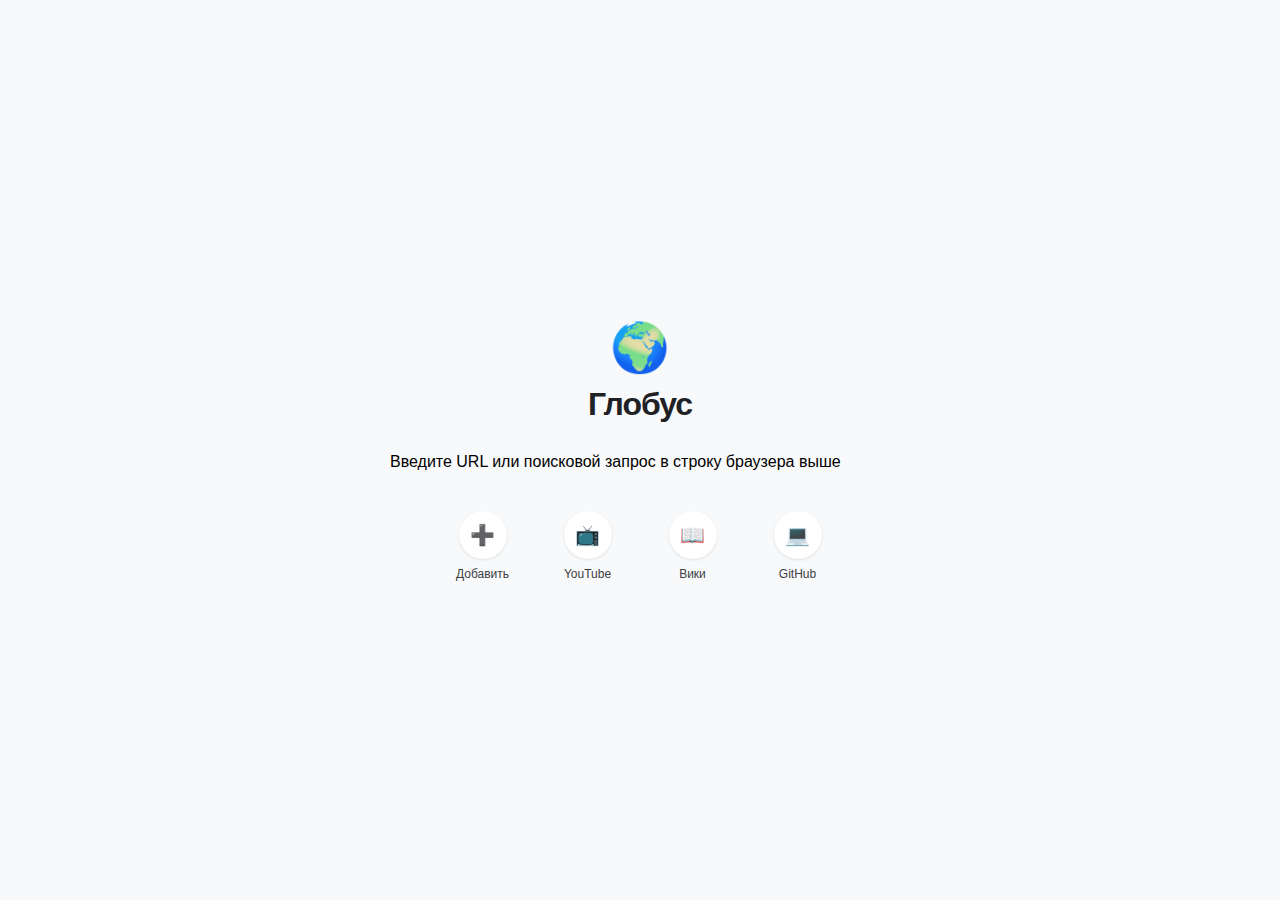
<file: homebrowserandroid.html>
<!DOCTYPE html>
<html lang="ru">
<head>
    <meta charset="UTF-8">
    <meta name="viewport" content="width=device-width, initial-scale=1.0">
    <title>Глобус Браузер</title>
    <style>
        * {
            box-sizing: border-box;
            margin: 0;
            padding: 0;
            font-family: -apple-system, BlinkMacSystemFont, "Segoe UI", Roboto, Helvetica, Arial, sans-serif;
        }

        body {
            background-color: #f8f9fa;
            display: flex;
            flex-direction: column;
            align-items: center;
            justify-content: center;
            height: 100vh;
            padding: 20px;
        }

        .logo-container {
            text-align: center;
            margin-bottom: 30px;
        }

        .logo-text {
            font-size: 32px;
            font-weight: bold;
            color: #202124;
            letter-spacing: -1px;
        }

        .logo-icon {
            font-size: 48px;
            display: block;
            margin-bottom: 10px;
        }

        .search-container {
            width: 100%;
            max-width: 500px;
        }

        .search-bar {
            width: 100%;
            height: 56px;
            background: #fff;
            border: 1px solid #dfe1e5;
            box-shadow: 0 2px 5px rgba(0,0,0,0.1);
            border-radius: 28px;
            padding: 0 20px;
            font-size: 16px;
            outline: none;
            transition: box-shadow 0.3s;
        }

        .search-bar:focus {
            box-shadow: 0 4px 10px rgba(0,0,0,0.15);
        }

        .shortcuts {
            display: grid;
            grid-template-columns: repeat(4, 1fr);
            gap: 20px;
            margin-top: 40px;
            width: 100%;
            max-width: 400px;
        }

        .shortcut-item {
            display: flex;
            flex-direction: column;
            align-items: center;
            text-decoration: none;
            color: #3c4043;
        }

        .shortcut-icon {
            width: 48px;
            height: 48px;
            background-color: #fff;
            border-radius: 50%;
            display: flex;
            align-items: center;
            justify-content: center;
            margin-bottom: 8px;
            box-shadow: 0 1px 3px rgba(0,0,0,0.1);
            font-size: 20px;
        }

        .shortcut-label {
            font-size: 12px;
            text-align: center;
        }
    </style>
</head>
<body>

    <div class="logo-container">
        <span class="logo-icon">🌍</span>
        <h1 class="logo-text">Глобус</h1>
    </div>

    <div class="search-container">
      <p>Введите URL или поисковой запрос в строку браузера выше</p>
    </div>

    <div class="shortcuts">
        <a href="#" class="shortcut-item">
            <div class="shortcut-icon">➕</div>
            <span class="shortcut-label">Добавить</span>
        </a>
        <a href="https://www.youtube.com" class="shortcut-item">
            <div class="shortcut-icon">📺</div>
            <span class="shortcut-label">YouTube</span>
        </a>
        <a href="https://www.wikipedia.org" class="shortcut-item">
            <div class="shortcut-icon">📖</div>
            <span class="shortcut-label">Вики</span>
        </a>
        <a href="https://github.com" class="shortcut-item">
            <div class="shortcut-icon">💻</div>
            <span class="shortcut-label">GitHub</span>
        </a>
    </div>

</body>
</html>
</file>
